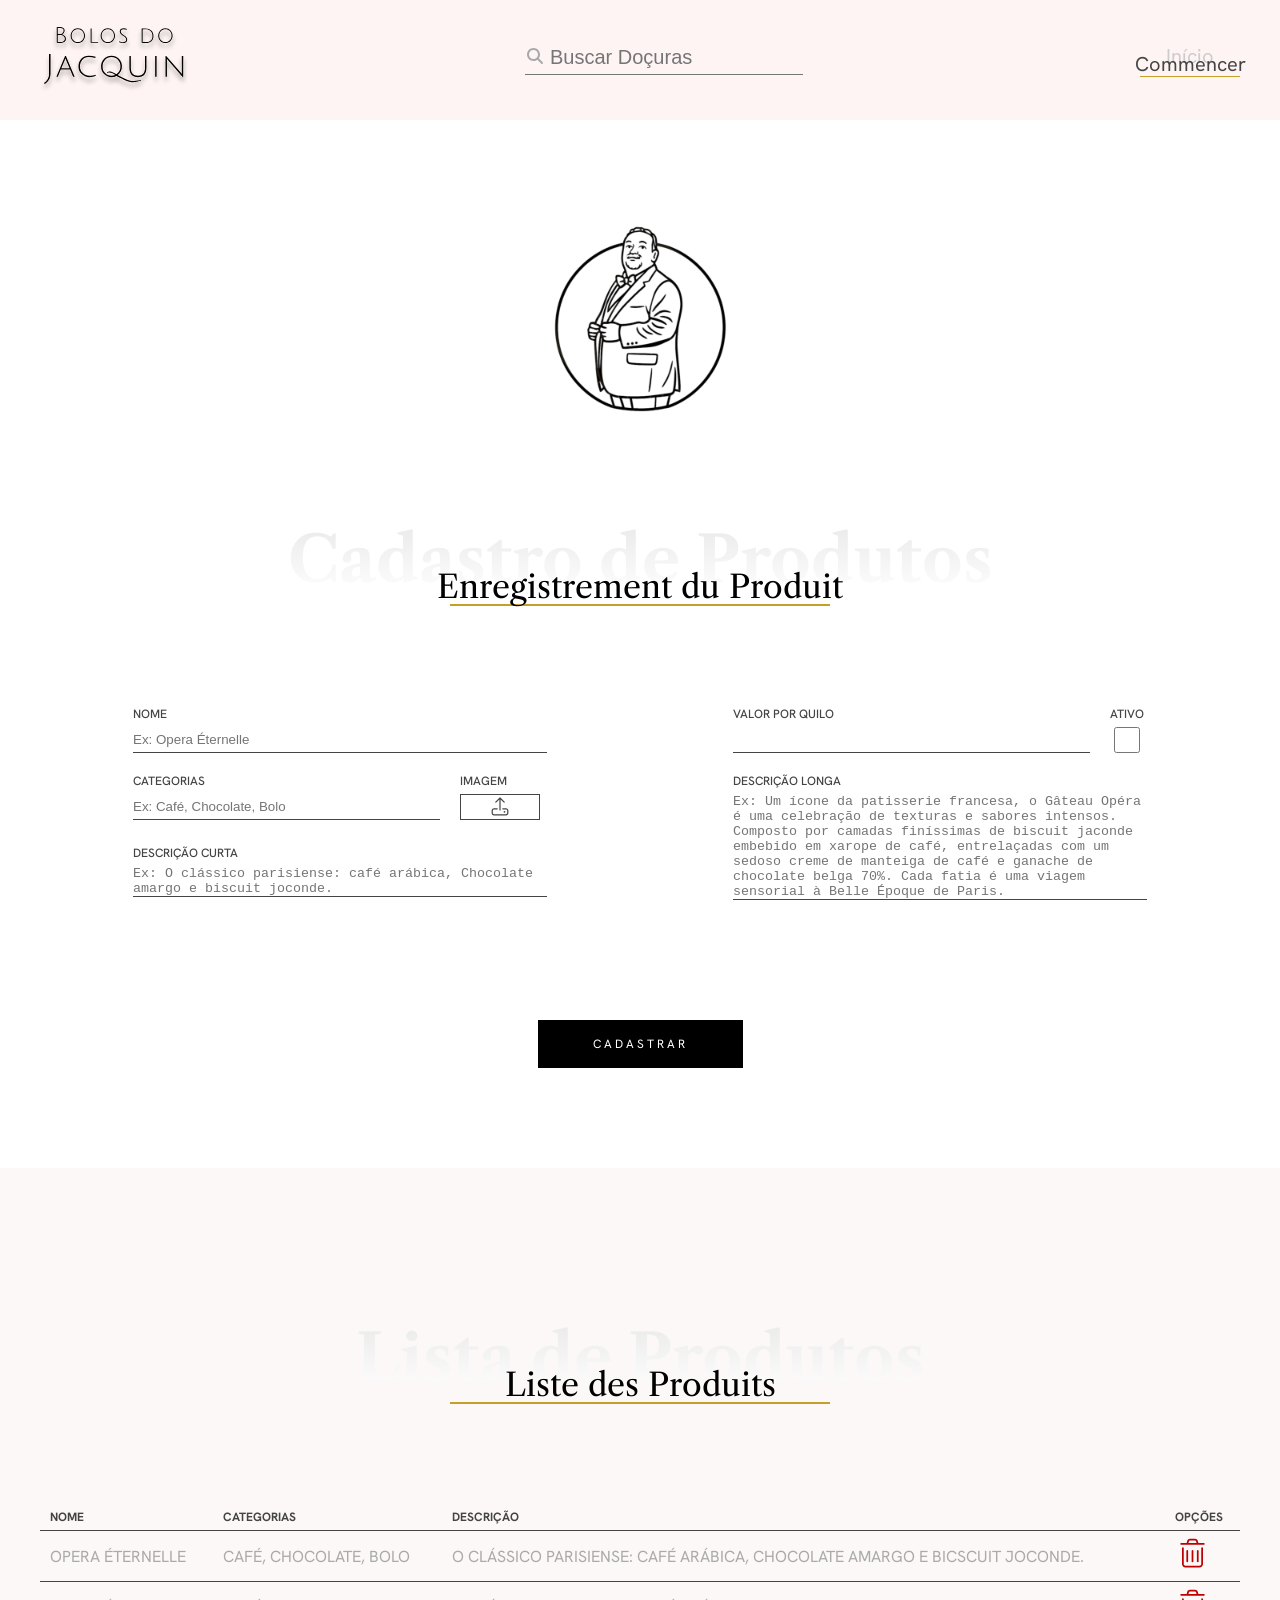
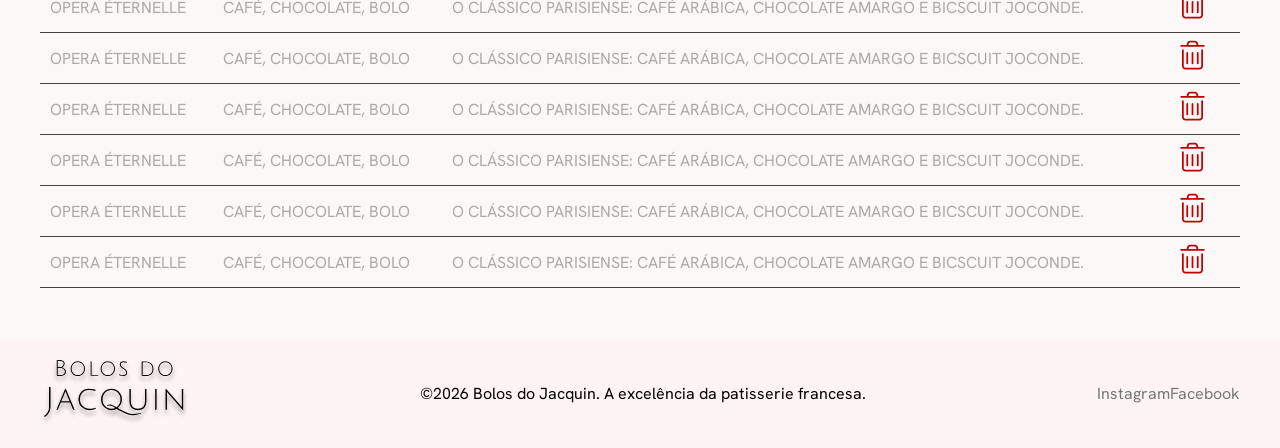
<file: admProdutos/index.html>
<!DOCTYPE html>
<html lang="pt-br">

<head>
    <meta charset="UTF-8">
    <meta name="viewport" content="width=device-width, initial-scale=1.0">
    <title>bolos do jacquin - adm</title>
    <link rel="stylesheet" href="style.css">

    <link rel="stylesheet" href="style.css" />
    <link rel="preconnect" href="https://fonts.googleapis.com" />
    <link rel="preconnect" href="https://fonts.gstatic.com" crossorigin />
    <link
        href="https://fonts.googleapis.com/css2?family=Hanken+Grotesk:ital,wght@0,100..900;1,100..900&family=Libre+Caslon+Text:ital,wght@0,400;0,700;1,400&display=swap"
        rel="stylesheet" />
</head>

<body>
    <header>
        <div class="container header_container">
            <img src="../img/Bolos do Jacquin logo.svg" alt="Logo bolos do jacquin">

            <div class="box_busca">
                <svg xmlns="http://www.w3.org/2000/svg"
                    viewBox="0 0 640 640"><!--!Font Awesome Free 7.3.1 by @fontawesome - https://fontawesome.com License - https://fontawesome.com/license/free Copyright 2026 Fonticons, Inc.-->
                    <path
                        d="M480 272C480 317.9 465.1 360.3 440 394.7L566.6 521.4C579.1 533.9 579.1 554.2 566.6 566.7C554.1 579.2 533.8 579.2 521.3 566.7L394.7 440C360.3 465.1 317.9 480 272 480C157.1 480 64 386.9 64 272C64 157.1 157.1 64 272 64C386.9 64 480 157.1 480 272zM272 416C351.5 416 416 351.5 416 272C416 192.5 351.5 128 272 128C192.5 128 128 192.5 128 272C128 351.5 192.5 416 272 416z" />
                </svg>
                <input type="text" placeholder="Buscar Doçuras">
            </div>

            <a class="link_inicio" href="">
                Início
                <span>Commencer</span>
                <hr>
            </a>

            <button>
                <svg xmlns="http://www.w3.org/2000/svg"
                    viewBox="0 0 640 640"><!--! Font Awesome Pro 7.3.1 by @fontawesome - https://fontawesome.com License - https://fontawesome.com/license (Commercial License) Copyright 2026 Fonticons, Inc. -->
                    <path fill="currentColor"
                        d="M360 128L116.3 320L544 320C544 192 432 128 360 128zM64 336C64 326.2 68.5 316.9 76.2 310.9L340.2 102.9C345.8 98.5 352.8 96 360 96C404.3 96 457.6 115.2 499.9 151.8C543.1 189.2 576 245.7 576 320L576 480C576 515.3 547.3 544 512 544L128 544C92.7 544 64 515.3 64 480L64 336zM96 416L544 416L544 352L96 352L96 416zM96 448L96 480C96 497.7 110.3 512 128 512L512 512C529.7 512 544 497.7 544 480L544 448L96 448z" />
                </svg>
            </button>
        </div>
    </header>

    <main>
        <h1>Pagina administrativa - bolo do Jacquin</h1>
        <section class="cad_produtos">
            <div class="container cad_container">
                <img class="icon_jacquin" src="../img/Logo Bolos do Jacquin.png" alt="">
                <div class="box_h2">
                    <h2>Cadastro de Produtos</h2>
                    <span>Enregistrement du Produit</span>
                    <hr>
                </div>

                <form action="">
                    <div class="inputs_form">
                        <div class="form_coluna1">
                            <div class="linha_form lf_coluna">
                                <label for="">nome</label>
                                <input placeholder="Ex: Opera Éternelle" type="text" name="" id="">
                            </div>

                            <div class="linha_form lf_linha">
                                <div class="input_cat lf_coluna">
                                    <label for="">categorias</label>
                                    <input type="text" placeholder="Ex: Café, Chocolate, Bolo">
                                </div>
                                <div class="input_img lf_coluna ">
                                    <span>imagem</span>
                                    <label for="img">
                                        <svg xmlns="http://www.w3.org/2000/svg"
                                            viewBox="0 0 640 640"><!--! Font Awesome Pro 7.3.1 by @fontawesome - https://fontawesome.com License - https://fontawesome.com/license (Commercial License) Copyright 2026 Fonticons, Inc. -->
                                            <path fill="currentColor"
                                                d="M336 118.6L336 400C336 408.8 328.8 416 320 416C311.2 416 304 408.8 304 400L304 118.6L219.3 203.3C213.1 209.5 202.9 209.5 196.7 203.3C190.5 197.1 190.5 186.9 196.7 180.7L308.7 68.7C314.9 62.5 325.1 62.5 331.3 68.7L443.3 180.7C449.5 186.9 449.5 197.1 443.3 203.3C437.1 209.5 426.9 209.5 420.7 203.3L336 118.6zM256 384L160 384C142.3 384 128 398.3 128 416L128 480C128 497.7 142.3 512 160 512L480 512C497.7 512 512 497.7 512 480L512 416C512 398.3 497.7 384 480 384L384 384L384 352L480 352C515.3 352 544 380.7 544 416L544 480C544 515.3 515.3 544 480 544L160 544C124.7 544 96 515.3 96 480L96 416C96 380.7 124.7 352 160 352L256 352L256 384zM416 448C416 434.7 426.7 424 440 424C453.3 424 464 434.7 464 448C464 461.3 453.3 472 440 472C426.7 472 416 461.3 416 448z" />
                                        </svg>
                                    </label>
                                    <input type="file" name="img" id="img">
                                </div>
                            </div>

                            <div class="linha_form lf_coluna">
                                <label for="">descrição curta</label>
                                <textarea
                                    placeholder="Ex: O clássico parisiense: café arábica, Chocolate amargo e biscuit joconde."
                                    name="" id="" rows="2"></textarea>
                            </div>
                        </div>

                        <div class="form_coluna2">
                            <div class="linha_form lf_linha">
                                <div class="input_valor lf_coluna">
                                    <label for="">valor por quilo</label>
                                    <input type="text" name="" id="">
                                </div>
                                <div class="input_ativo lf_coluna">
                                    <label for=>ativo</label>
                                    <input type="checkbox" name="" id="">
                                </div>
                            </div>

                            <div class="linha_form lf_coluna">
                                <label for="">descrição longa</label>
                                <textarea name="" id=" " rows="7"
                                    placeholder="Ex: Um ícone da patisserie francesa, o Gâteau Opéra é uma celebração de texturas e sabores intensos. Composto por camadas finíssimas de biscuit jaconde embebido em xarope de café, entrelaçadas com um sedoso creme de manteiga de café e ganache de chocolate belga 70%. Cada fatia é uma viagem sensorial à Belle Époque de Paris."></textarea>
                            </div>
                        </div>
                    </div>
                    <input type="button" value="cadastrar">
                </form>
            </div>
        </section>

        <section class="list_produtos">
            <div class="container list_container">
                <div class="box_h2">
                    <h2>Lista de Produtos</h2>
                    <span>Liste des Produits</span>
                    <hr>
                </div>

                <table>
                    <thead>
                        <tr>
                            <th>nome</th>
                            <th>categorias</th>
                            <th>descrição</th>
                            <th>opções</th>
                        </tr>
                    </thead>
                    <tbody>
                        <tr>
                            <td data-cell="nome">Opera Éternelle</td>
                            <td data-cell="categorias">Café, Chocolate, Bolo</td>
                            <td data-cell="descrição">O clássico parisiense: café arábica, chocolate amargo e bicscuit joconde.</td>
                            <td data-cell="opções">
                                <svg xmlns="http://www.w3.org/2000/svg" viewBox="0 0 640 640"><!--! Font Awesome Pro 7.2.0 by @fontawesome - https://fontawesome.com License - https://fontawesome.com/license (Commercial License) Copyright 2026 Fonticons, Inc. --><path fill="currentColor" d="M256.5 91.4C258.5 84.6 264.8 80 271.8 80L368.2 80C375.3 80 381.5 84.6 383.5 91.4L394.5 128L245.5 128L256.5 91.4zM212.1 128L112 128C103.2 128 96 135.2 96 144C96 152.8 103.2 160 112 160L528 160C536.8 160 544 152.8 544 144C544 135.2 536.8 128 528 128L427.9 128L414.2 82.2C408.1 61.9 389.4 48 368.2 48L271.8 48C250.6 48 231.9 61.9 225.8 82.2L212.1 128zM128 208L128 512C128 547.3 156.7 576 192 576L448 576C483.3 576 512 547.3 512 512L512 208L480 208L480 512C480 529.7 465.7 544 448 544L192 544C174.3 544 160 529.7 160 512L160 208L128 208zM240 272C240 263.2 232.8 256 224 256C215.2 256 208 263.2 208 272L208 464C208 472.8 215.2 480 224 480C232.8 480 240 472.8 240 464L240 272zM336 272C336 263.2 328.8 256 320 256C311.2 256 304 263.2 304 272L304 464C304 472.8 311.2 480 320 480C328.8 480 336 472.8 336 464L336 272zM432 272C432 263.2 424.8 256 416 256C407.2 256 400 263.2 400 272L400 464C400 472.8 407.2 480 416 480C424.8 480 432 472.8 432 464L432 272z"/></svg>
                            </td>
                        </tr>
                        <tr>
                            <td data-cell="nome">Opera Éternelle</td>
                            <td data-cell="categorias">Café, Chocolate, Bolo</td>
                            <td data-cell="descrição">O clássico parisiense: café arábica, chocolate amargo e bicscuit joconde.</td>
                            <td data-cell="opções">
                                <svg xmlns="http://www.w3.org/2000/svg" viewBox="0 0 640 640"><!--! Font Awesome Pro 7.2.0 by @fontawesome - https://fontawesome.com License - https://fontawesome.com/license (Commercial License) Copyright 2026 Fonticons, Inc. --><path fill="currentColor" d="M256.5 91.4C258.5 84.6 264.8 80 271.8 80L368.2 80C375.3 80 381.5 84.6 383.5 91.4L394.5 128L245.5 128L256.5 91.4zM212.1 128L112 128C103.2 128 96 135.2 96 144C96 152.8 103.2 160 112 160L528 160C536.8 160 544 152.8 544 144C544 135.2 536.8 128 528 128L427.9 128L414.2 82.2C408.1 61.9 389.4 48 368.2 48L271.8 48C250.6 48 231.9 61.9 225.8 82.2L212.1 128zM128 208L128 512C128 547.3 156.7 576 192 576L448 576C483.3 576 512 547.3 512 512L512 208L480 208L480 512C480 529.7 465.7 544 448 544L192 544C174.3 544 160 529.7 160 512L160 208L128 208zM240 272C240 263.2 232.8 256 224 256C215.2 256 208 263.2 208 272L208 464C208 472.8 215.2 480 224 480C232.8 480 240 472.8 240 464L240 272zM336 272C336 263.2 328.8 256 320 256C311.2 256 304 263.2 304 272L304 464C304 472.8 311.2 480 320 480C328.8 480 336 472.8 336 464L336 272zM432 272C432 263.2 424.8 256 416 256C407.2 256 400 263.2 400 272L400 464C400 472.8 407.2 480 416 480C424.8 480 432 472.8 432 464L432 272z"/></svg>
                            </td>
                        </tr>
                        <tr>
                            <td data-cell="nome">Opera Éternelle</td>
                            <td data-cell="categorias">Café, Chocolate, Bolo</td>
                            <td data-cell="descrição">O clássico parisiense: café arábica, chocolate amargo e bicscuit joconde.</td>
                            <td data-cell="opções">
                                <svg xmlns="http://www.w3.org/2000/svg" viewBox="0 0 640 640"><!--! Font Awesome Pro 7.2.0 by @fontawesome - https://fontawesome.com License - https://fontawesome.com/license (Commercial License) Copyright 2026 Fonticons, Inc. --><path fill="currentColor" d="M256.5 91.4C258.5 84.6 264.8 80 271.8 80L368.2 80C375.3 80 381.5 84.6 383.5 91.4L394.5 128L245.5 128L256.5 91.4zM212.1 128L112 128C103.2 128 96 135.2 96 144C96 152.8 103.2 160 112 160L528 160C536.8 160 544 152.8 544 144C544 135.2 536.8 128 528 128L427.9 128L414.2 82.2C408.1 61.9 389.4 48 368.2 48L271.8 48C250.6 48 231.9 61.9 225.8 82.2L212.1 128zM128 208L128 512C128 547.3 156.7 576 192 576L448 576C483.3 576 512 547.3 512 512L512 208L480 208L480 512C480 529.7 465.7 544 448 544L192 544C174.3 544 160 529.7 160 512L160 208L128 208zM240 272C240 263.2 232.8 256 224 256C215.2 256 208 263.2 208 272L208 464C208 472.8 215.2 480 224 480C232.8 480 240 472.8 240 464L240 272zM336 272C336 263.2 328.8 256 320 256C311.2 256 304 263.2 304 272L304 464C304 472.8 311.2 480 320 480C328.8 480 336 472.8 336 464L336 272zM432 272C432 263.2 424.8 256 416 256C407.2 256 400 263.2 400 272L400 464C400 472.8 407.2 480 416 480C424.8 480 432 472.8 432 464L432 272z"/></svg>
                            </td>
                        </tr>
                        <tr>
                            <td data-cell="nome">Opera Éternelle</td>
                            <td data-cell="categorias">Café, Chocolate, Bolo</td>
                            <td data-cell="descrição">O clássico parisiense: café arábica, chocolate amargo e bicscuit joconde.</td>
                            <td data-cell="opções">
                                <svg xmlns="http://www.w3.org/2000/svg" viewBox="0 0 640 640"><!--! Font Awesome Pro 7.2.0 by @fontawesome - https://fontawesome.com License - https://fontawesome.com/license (Commercial License) Copyright 2026 Fonticons, Inc. --><path fill="currentColor" d="M256.5 91.4C258.5 84.6 264.8 80 271.8 80L368.2 80C375.3 80 381.5 84.6 383.5 91.4L394.5 128L245.5 128L256.5 91.4zM212.1 128L112 128C103.2 128 96 135.2 96 144C96 152.8 103.2 160 112 160L528 160C536.8 160 544 152.8 544 144C544 135.2 536.8 128 528 128L427.9 128L414.2 82.2C408.1 61.9 389.4 48 368.2 48L271.8 48C250.6 48 231.9 61.9 225.8 82.2L212.1 128zM128 208L128 512C128 547.3 156.7 576 192 576L448 576C483.3 576 512 547.3 512 512L512 208L480 208L480 512C480 529.7 465.7 544 448 544L192 544C174.3 544 160 529.7 160 512L160 208L128 208zM240 272C240 263.2 232.8 256 224 256C215.2 256 208 263.2 208 272L208 464C208 472.8 215.2 480 224 480C232.8 480 240 472.8 240 464L240 272zM336 272C336 263.2 328.8 256 320 256C311.2 256 304 263.2 304 272L304 464C304 472.8 311.2 480 320 480C328.8 480 336 472.8 336 464L336 272zM432 272C432 263.2 424.8 256 416 256C407.2 256 400 263.2 400 272L400 464C400 472.8 407.2 480 416 480C424.8 480 432 472.8 432 464L432 272z"/></svg>
                            </td>
                        </tr>
                        <tr>
                            <td data-cell="nome">Opera Éternelle</td>
                            <td data-cell="categorias">Café, Chocolate, Bolo</td>
                            <td data-cell="descrição">O clássico parisiense: café arábica, chocolate amargo e bicscuit joconde.</td>
                            <td data-cell="opções">
                                <svg xmlns="http://www.w3.org/2000/svg" viewBox="0 0 640 640"><!--! Font Awesome Pro 7.2.0 by @fontawesome - https://fontawesome.com License - https://fontawesome.com/license (Commercial License) Copyright 2026 Fonticons, Inc. --><path fill="currentColor" d="M256.5 91.4C258.5 84.6 264.8 80 271.8 80L368.2 80C375.3 80 381.5 84.6 383.5 91.4L394.5 128L245.5 128L256.5 91.4zM212.1 128L112 128C103.2 128 96 135.2 96 144C96 152.8 103.2 160 112 160L528 160C536.8 160 544 152.8 544 144C544 135.2 536.8 128 528 128L427.9 128L414.2 82.2C408.1 61.9 389.4 48 368.2 48L271.8 48C250.6 48 231.9 61.9 225.8 82.2L212.1 128zM128 208L128 512C128 547.3 156.7 576 192 576L448 576C483.3 576 512 547.3 512 512L512 208L480 208L480 512C480 529.7 465.7 544 448 544L192 544C174.3 544 160 529.7 160 512L160 208L128 208zM240 272C240 263.2 232.8 256 224 256C215.2 256 208 263.2 208 272L208 464C208 472.8 215.2 480 224 480C232.8 480 240 472.8 240 464L240 272zM336 272C336 263.2 328.8 256 320 256C311.2 256 304 263.2 304 272L304 464C304 472.8 311.2 480 320 480C328.8 480 336 472.8 336 464L336 272zM432 272C432 263.2 424.8 256 416 256C407.2 256 400 263.2 400 272L400 464C400 472.8 407.2 480 416 480C424.8 480 432 472.8 432 464L432 272z"/></svg>
                            </td>
                        </tr>
                        <tr>
                            <td data-cell="nome">Opera Éternelle</td>
                            <td data-cell="categorias">Café, Chocolate, Bolo</td>
                            <td data-cell="descrição">O clássico parisiense: café arábica, chocolate amargo e bicscuit joconde.</td>
                            <td data-cell="opções">
                                <svg xmlns="http://www.w3.org/2000/svg" viewBox="0 0 640 640"><!--! Font Awesome Pro 7.2.0 by @fontawesome - https://fontawesome.com License - https://fontawesome.com/license (Commercial License) Copyright 2026 Fonticons, Inc. --><path fill="currentColor" d="M256.5 91.4C258.5 84.6 264.8 80 271.8 80L368.2 80C375.3 80 381.5 84.6 383.5 91.4L394.5 128L245.5 128L256.5 91.4zM212.1 128L112 128C103.2 128 96 135.2 96 144C96 152.8 103.2 160 112 160L528 160C536.8 160 544 152.8 544 144C544 135.2 536.8 128 528 128L427.9 128L414.2 82.2C408.1 61.9 389.4 48 368.2 48L271.8 48C250.6 48 231.9 61.9 225.8 82.2L212.1 128zM128 208L128 512C128 547.3 156.7 576 192 576L448 576C483.3 576 512 547.3 512 512L512 208L480 208L480 512C480 529.7 465.7 544 448 544L192 544C174.3 544 160 529.7 160 512L160 208L128 208zM240 272C240 263.2 232.8 256 224 256C215.2 256 208 263.2 208 272L208 464C208 472.8 215.2 480 224 480C232.8 480 240 472.8 240 464L240 272zM336 272C336 263.2 328.8 256 320 256C311.2 256 304 263.2 304 272L304 464C304 472.8 311.2 480 320 480C328.8 480 336 472.8 336 464L336 272zM432 272C432 263.2 424.8 256 416 256C407.2 256 400 263.2 400 272L400 464C400 472.8 407.2 480 416 480C424.8 480 432 472.8 432 464L432 272z"/></svg>
                            </td>
                        </tr>
                        <tr>
                            <td data-cell="nome">Opera Éternelle</td>
                            <td data-cell="categorias">Café, Chocolate, Bolo</td>
                            <td data-cell="descrição">O clássico parisiense: café arábica, chocolate amargo e bicscuit joconde.</td>
                            <td data-cell="opções">
                                <svg xmlns="http://www.w3.org/2000/svg" viewBox="0 0 640 640"><!--! Font Awesome Pro 7.2.0 by @fontawesome - https://fontawesome.com License - https://fontawesome.com/license (Commercial License) Copyright 2026 Fonticons, Inc. --><path fill="currentColor" d="M256.5 91.4C258.5 84.6 264.8 80 271.8 80L368.2 80C375.3 80 381.5 84.6 383.5 91.4L394.5 128L245.5 128L256.5 91.4zM212.1 128L112 128C103.2 128 96 135.2 96 144C96 152.8 103.2 160 112 160L528 160C536.8 160 544 152.8 544 144C544 135.2 536.8 128 528 128L427.9 128L414.2 82.2C408.1 61.9 389.4 48 368.2 48L271.8 48C250.6 48 231.9 61.9 225.8 82.2L212.1 128zM128 208L128 512C128 547.3 156.7 576 192 576L448 576C483.3 576 512 547.3 512 512L512 208L480 208L480 512C480 529.7 465.7 544 448 544L192 544C174.3 544 160 529.7 160 512L160 208L128 208zM240 272C240 263.2 232.8 256 224 256C215.2 256 208 263.2 208 272L208 464C208 472.8 215.2 480 224 480C232.8 480 240 472.8 240 464L240 272zM336 272C336 263.2 328.8 256 320 256C311.2 256 304 263.2 304 272L304 464C304 472.8 311.2 480 320 480C328.8 480 336 472.8 336 464L336 272zM432 272C432 263.2 424.8 256 416 256C407.2 256 400 263.2 400 272L400 464C400 472.8 407.2 480 416 480C424.8 480 432 472.8 432 464L432 272z"/></svg>
                            </td>
                        </tr>
                       
                        
                    </tbody>
                </table>

            </div>
        </section>
    </main>

    <footer>
          <div class="container footer_container">
      <img src="../img/Bolos do Jacquin logo.svg" alt="logo bolos do Jacquin">
      <span>©2026 Bolos do Jacquin. A excelência da patisserie francesa.</span>
      <nav class="nav_footer">
        <a href="">Instagram</a>
        <a href="">Facebook</a>
      </nav>
    </div>

    </footer>

</body>

</html>
</file>
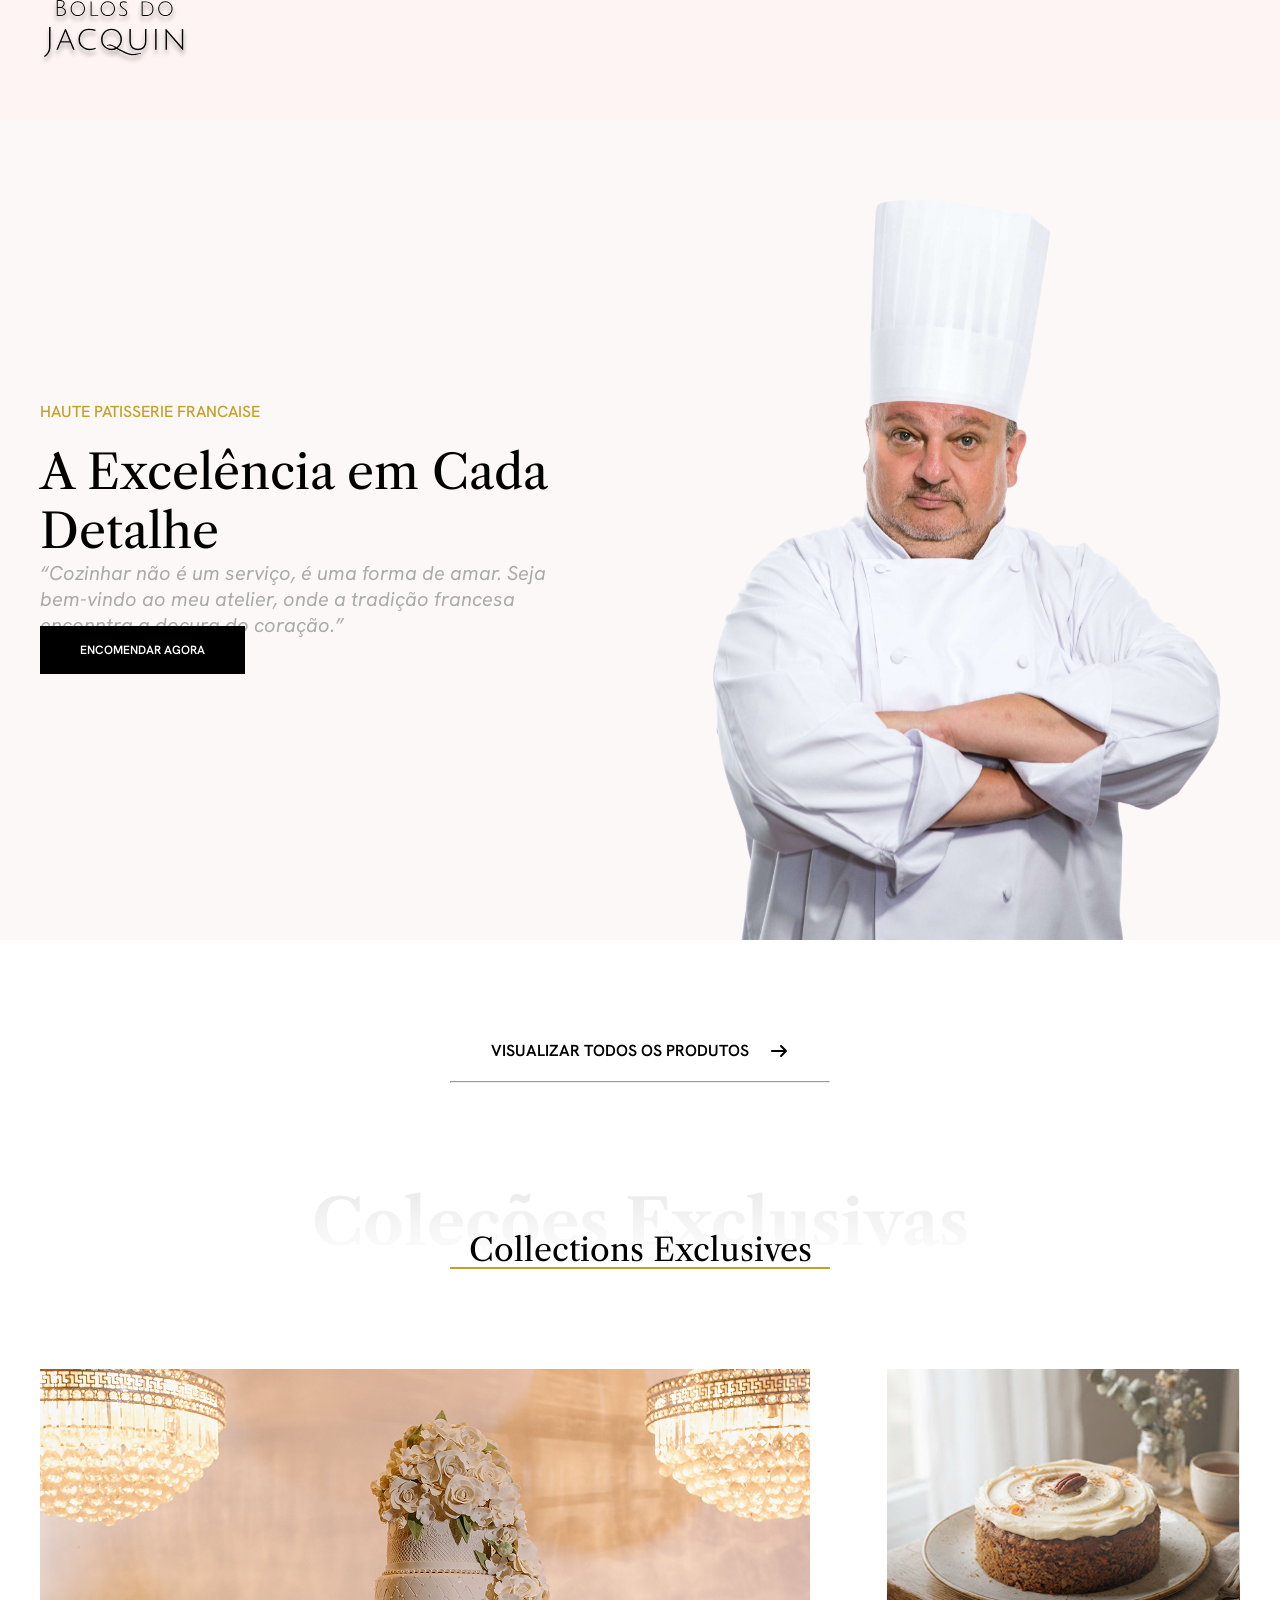
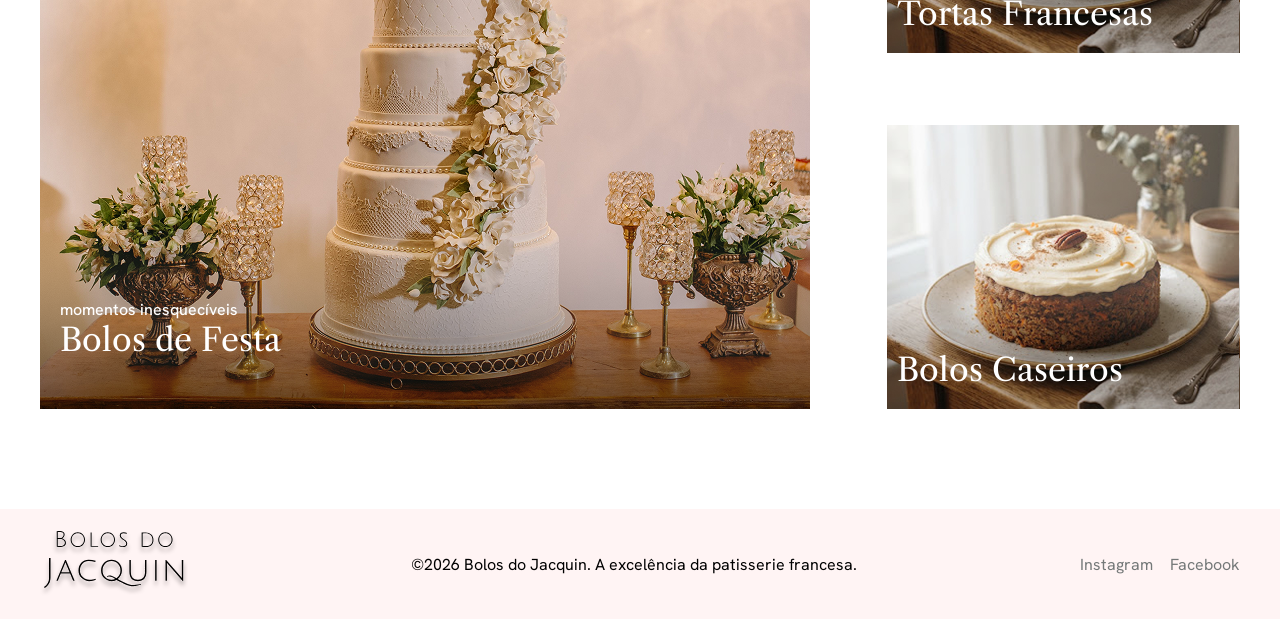
<file: home/index.html>
<!doctype html>
<html lang="pt-br">

<head>
  <meta charset="UTF-8" />
  <meta name="viewport" content="width=device-width, initial-scale=1.0" />
  <title>Bolos do Jacquin - Home</title>
  <link rel="stylesheet" href="style.css" />
  <link rel="preconnect" href="https://fonts.googleapis.com" />
  <link rel="preconnect" href="https://fonts.gstatic.com" crossorigin />
  <link
    href="https://fonts.googleapis.com/css2?family=Hanken+Grotesk:ital,wght@0,100..900;1,100..900&family=Libre+Caslon+Text:ital,wght@0,400;0,700;1,400&display=swap"
    rel="stylesheet" />
</head>

<body>
  <header class="home_cabecalho">
    <div class="home_container">
      <img src="../img/Bolos do Jacquin logo.svg" alt="logo bolo dos jacquin" />
    </div>
  </header>
  <main>
    <h1>Página Inicial Bolos do Jacquin</h1>
    <section class="home_banner">
      <div class="home_container banner_container">
        <div class="box_texto_banner">
          <span class="linha1"> haute patisserie francaise </span><br />
          <span class="linha2">A Excelência em Cada Detalhe</span>
          <p class="linha3">
            “Cozinhar não é um serviço, é uma forma de amar. Seja bem-vindo ao
            meu atelier, onde a tradição francesa enconntra a doçura do
            coração.”
          </p>
          <a class="linha4" href="">ENCOMENDAR AGORA</a>
        </div>
        <img src="../img/foto do eric jacquin.png" alt="foto do eric jacquin de dólmã" />
      </div>
    </section>
    <section class="home_container home_produtos">
      <div class="link_produtos">
        <div>
          <a href="">visualizar todos os produtos</a>
          <svg xmlns="http://www.w3.org/2000/svg" viewBox="0 0 640 640">
            <!--!Font Awesome Free 7.3.1 by @fontawesome - https://fontawesome.com License - https://fontawesome.com/license/free Copyright 2026 Fonticons, Inc.-->
            <path
              d="M566.6 342.6C579.1 330.1 579.1 309.8 566.6 297.3L406.6 137.3C394.1 124.8 373.8 124.8 361.3 137.3C348.8 149.8 348.8 170.1 361.3 182.6L466.7 288L96 288C78.3 288 64 302.3 64 320C64 337.7 78.3 352 96 352L466.7 352L361.3 457.4C348.8 469.9 348.8 490.2 361.3 502.7C373.8 515.2 394.1 515.2 406.6 502.7L566.6 342.7z" />
          </svg>
        </div>
        <hr />
      </div>
      <div class="home_subtitulo">
        <h2>Coleções Exclusivas</h2>
        <span>Collections Exclusives</span>
        <hr>
      </div>
      
         <a href="">
      <div class="container_categorias">
          <div class="img_categoria1">
            <span>momentos inesquecíveis</span>
            <h3>Bolos de Festa</h3>
          </div>
        </a>
        <div class="col_categorias">
          <a href="">
            <div class="img_categoria2">
              <h3>Tortas Francesas</h3>
            </div>
          </a>
          <a href="">
            <div class="img_categoria3">
              <h3>Bolos Caseiros</h3>
            </div>
          </a>
        </div>
      </div>
    </section>
  </main>
  <footer>
    <div class="home_container footer_container">
      <img src="../img/Bolos do Jacquin logo.svg" alt="logo bolos do Jacquin">
      <span>©2026 Bolos do Jacquin. A excelência da patisserie francesa.</span>
      <nav class="nav_footer">
        <a href="">Instagram</a>
        <a href="">Facebook</a>
      </nav>
    </div>
  </footer>
</body>

</html>
</file>
<file: admProdutos/style.css>
*{
    margin: 0;
    padding: 0;
    box-sizing: border-box;
}

:root{
    --corPrincipal: #fff4f4;
    --fontHanken: "Hanken Grotesk", sans-serif;
    --corDourado: #c5a028;
    --corSecundaria: #fdf8f8;
}

.container{
    width: 95%;
    max-width: 1200px;
    margin: 0 auto;
    /* background-color: aqua; */
}

h1{
    position: absolute;
    width: 1px;
    height: 1px;
    margin: -1px;
    overflow: hidden;
}

header{
    background-color: var(--corPrincipal);
    font-family: var(--fontHanken);
}
.header_container{
    display: flex;
    justify-content: space-between;
    align-items: center;
    height: 120px;
}

.box_busca{
    position: relative;
}

.box_busca svg{
    width: 20px;
    position: absolute;
    fill: #a9a9a9 ;
}

.box_busca input{
    padding-left: 25px ;
    background-color: transparent;
    border: none;
    border-bottom: solid 1px #747878;
    padding-bottom: 5px;
    font-size: 20px;
}

.box_busca input:focus {
    outline: none;
}

.link_inicio{
    color: #cccccc;
    text-decoration: none;
    font-size: 20px;
    position: relative;
    text-align: center;
}

.link_inicio span{
    color: #444444;
    position: absolute;
    left: -5px;
    top: 8px;
}

.link_inicio hr{
    margin-top: 7px;
    width: 100px;
    background-color: var(--corDourado);
    border: none;
    height: 1px;
}

/* --------- BOTAO MENU ---------- */
.header_container button{
    background-color: transparent;
    border: none;
    display: none;
}

.header_container button svg{
    width: 50px;
}

/* --------- SECAO CADASTRO DE PRODUTOS ---------- */
.cad_container{
    display: flex;
    flex-direction: column;
    align-items: center;
    padding: 100px 0;
}

.icon_jacquin{
    width: 200px;
}

.box_h2 {
  font-family: "Libre Caslon Text", serif;
  display: flex;
  flex-direction: column;
  align-items: center;
  position: relative;
  margin-top: 100px;
  margin-bottom: 100px;
}

.box_h2 h2 {
  font-weight: 700;
  font-size: 64px;
  background-image: linear-gradient(0deg, #ffffff, #e9e9e9);
  /* background-clip: text; */
  -webkit-background-clip: text;
  /* color: transparent; */
  -webkit-text-fill-color: transparent;
}

.box_h2 span {
  font-size: 32px;
  position: absolute;
  bottom: -10px;
  margin-bottom: 10px;
}

.box_h2 hr {
  max-width: 380px;
  width: 100%;
  background-color: #c5a028;
  margin-top: 5px;
  border: none;
  height: 2px;
  /* margin-bottom: 100px; */
}


/* --------- FORMULARIO ---------- */
form{
    /* background-color: aquamarine; */
    width: 100%;
}

.inputs_form{
    display: flex;
    justify-content: space-around ;
    width: 100%;
    max-width: 1200px;
    margin-bottom: 100px;
}

.lf_coluna{
    display: flex;
    flex-direction: column;
}

.lf_linha{
    display: flex;
}

.input_img svg{
    width: 24px;
}

.form_coluna1,
.form_coluna2{
    max-width: 414px;
    width: 45%;
}

.input_img span,
form label{
    font-family: var(--fontHanken);
    text-transform: uppercase ;
    color: #444444;
    font-size: 12px;
    font-weight: 500;
    margin-bottom: 5px;
}

.inputs_form input[type=text],
.inputs_form textarea{
    background-color: transparent;
    border: none;
    border-bottom: solid 1px #444444;
    resize: none;
}

.inputs_form input[type=text]:focus,
.inputs_form textarea:focus{
    outline: none;
}

.linha_form{
    margin-bottom: 20px;
}

.inputs_form input[type=file]{
    display: none;
}

.input_img label{
    /* background-color: blueviolet; */
    display: flex;
    align-items: center;
    justify-content: center;
    width: 80px;
    border: solid 1px #444444;
}

.input_img label:hover{
    cursor: pointer;
}
form input[type=checkbox],
form input[type=text]{
    height: 26px;
}

.input_cat{
    width: 79%;
}

.input_cat input{
    max-width: 314px;
    margin-right: 20px;
}

.input_valor{
    width: 91%;
}

.input_valor input{
    margin-right: 20px;
    max-width : 360px;
}

form input[type=button]{
    margin: 0 auto;
    display: block;
    background-color: #000000;
    color: #ffffff;
    font-family: var(--fontHanken);
    font-weight: 400;
    font-size: 12px;
    padding: 16px 55px;
    border: none;
    text-transform: uppercase;
    cursor: pointer;
    letter-spacing: 3px;
}


/* --------- LISTA DE PRODUTOS ---------- */
.list_produtos{
    background-color: var(--corSecundaria);
    padding-top: 50px;
    padding-bottom: 50px;
}

table{
    /* background-color: aquamarine; */
    width: 100%;
    font-family: var(--fontHanken);
    text-transform: uppercase;
    border-collapse: collapse;
}

thead{
    font-size: 12px;
    font-weight: 600;
    color: #444444;
    text-align: left;
}

tbody{
    color: #aaaaaa;
}

table svg{
    width: 35px;
    color: #bd0000;
}

th, td{
    border-bottom: solid 1px #444444;
    padding: 5px 10px;
}


/* ------- FOOTER ------- */
footer{
  background-color: #fff4f4;
  height: 110px;
  display: flex;
  justify-content: center;
}
.footer_container{
  display: flex;
  justify-content: space-between;
  align-items: center;
}

.nav_footer{
  display: flex;
  justify-content: space-between;
  /* width: 160px; */
}

.footer_container span,
.nav_footer a {
 font-family: "Hanken Grotesk", sans-serif;
}

.nav_footer a{
  text-decoration: none;
  color: #747878;


}





/* --------- MEDIAS ---------- */
@media screen and (max-width: 768px){
    .header_container button{
        display: block;
    }
    .link_inicio,
    .box_busca{
        display: none;
    }

    .box_h2 h2{
        font-size: 32px;
    }

    .box_h2 span{
        font-size: 20px;
        bottom: -18px;
        margin-bottom: 20px;
    }

    .box_h2 hr{
        margin-top: 10px;
        width: 70%;
    }



    /* ----- FORMULARIO ----- */
    .inputs_form{
        flex-direction: column;
        align-items: center;
    }
    .form_coluna1,
    .form_coluna2{
        max-width: 500px;
        width: 80%;
    }

    /* --------- TABELA ---------- */
thead{
    display: none;
}

tbody tr{
    display: flex;
    flex-direction: column;
    border: solid 1px #444444;
    border-radius: 10px;
    background-color: #ffffff;
    box-shadow: #00000052 5px 5px 5px;
    max-width: 500px;
    margin: 0 auto 50px;
}

tbody td{
    border: none;
}

tbody td::before{
    content: attr(data-cell) ": ";
    font-size: 12px;
    color: #444444;
}

/* --------- RODAPÉ ---------- */

footer {
    height:380px;
}

.footer_container{
    flex-wrap: wrap;
    row-gap: 100px;
    justify-content: center;
    flex-direction: column;
}

footer img{
    width: 130px;
    order: 2;
}

footer span{
    font-size: 20px;
    order: 3;
    text-align: center;
}

footer nav{
    font-size: 20px;
    gap: 20px;
    order: 1;
}
}
</file>
<file: home/style.css>
* {
  margin: 0;
  padding: 0;
  box-sizing: border-box;
}

h1 {
  position: absolute;
  width: 1px;
  height: 1px;
  margin: -1px;
  overflow: hidden;
}

/* CABEÇALHO */
.home_cabecalho {
  background-color: #fff4f4;
  height: 120px;
  /* display: flex;
  justify-content: center;
  align-items: center; */
}

.home_container {
  /* background-color: aqua; */
  max-width: 1200px;
  width: 95%;
  margin: 0 auto;
}

/* ------- BANNER ------- */
.home_banner {
  background-color: #fdf8f8;
}
.box_texto_banner {
  font-family: "Hanken Grotesk", sans-serif;
  /* background-color: cornflowerblue; */
  max-width: 520px;
}

.banner_container {
  display: flex;
  align-items: center;
  justify-content: space-between;
}

.banner_container img {
  width: 547px;
}

.linha1 {
  color: #c5a028;
  font-size: 16px;
  font-weight: 500;
  text-transform: uppercase;
  margin-bottom: 20px;
  display: inline-block;
}

.linha2 {
  font-family: "Libre Caslon Text", serif;
  font-size: 48px;
}
.linha3 {
  font-size: 20px;
  font-style: italic;
  color: #aaaaaa;
  display: inline-block;
}

.linha4 {
  font-weight: 600;
  font-size: 12px;
  text-transform: uppercase;
  color: #ffffff;
  text-decoration: none;

  background-color: #000;
  padding: 16px 40px;
}

/* ------- PRODUTOS ------- */
.home_produtos {
  padding: 100px 0;
}

.link_produtos a {
  font-family: "Hanken Grotesk", sans-serif;
  font-weight: 600;
  font-size: 16px;
  text-transform: uppercase;
  text-decoration: none;
  color: #000000;
}

.link_produtos svg {
  width: 20px;
}

.link_produtos div {
  display: flex;
  align-items: center;
  justify-content: center;
  gap: 20px;
  margin-bottom: 20px;
}
.link_produtos hr {
  max-width: 380px;
  width: 100%;
  margin: 0 auto;
}

.home_subtitulo {
  font-family: "Libre Caslon Text", serif;
  display: flex;
  flex-direction: column;
  align-items: center;
  position: relative;
  margin-top: 100px;
  margin-bottom: 100px;
}

.home_subtitulo h2 {
  font-weight: 700;
  font-size: 64px;
  background-image: linear-gradient(0deg, #ffffff, #e9e9e9);
  /* background-clip: text; */
  -webkit-background-clip: text;
  /* color: transparent; */
  -webkit-text-fill-color: transparent;
}

.home_subtitulo span {
  font-size: 32px;
  position: absolute;
  bottom: -10px;
  margin-bottom: 10px;
}

.home_subtitulo hr {
  max-width: 380px;
  width: 100%;
  background-color: #c5a028;
  margin-top: 5px;
  border: none;
  height: 2px;
  /* margin-bottom: 100px; */
}


.img_categoria1 {
  background-image: url(../img/pexels-jonathanborba-26774588\ 1.png);
  /* width: 100%; */
  width: 770px;
  height: 640px;
  display: flex;
  flex-direction: column;
  justify-content: flex-end;
  padding: 50px 20px;
}

.container_categorias{
  display: flex;
  width: 100%;
  justify-content: space-between;
}

.container_categorias a{
  color: #ffffff;
  text-decoration: none;
}

.img_categoria1 span {
   font-family: "Hanken Grotesk", sans-serif;
  font-weight: 500;

}


.home_produtos h3{
   font-family: "Libre Caslon Text", serif;
   font-size: 32px;
   font-weight: 400;

}

.col_categorias{
  display: flex;
  flex-direction: column;
  justify-content: space-between;
}

.img_categoria1 h3{
  font-size: 32px;

}

.img_categoria2{
  background-image: url(../img/tortas\ francesaspng.png);
  width: 25%;
  max-width: 353px;
  height: 284px;
}

.img_categoria3{
  background-image: url(../img/Image\ \(2\).png);
  width: 25%;
  max-width: 353px;
  height: 284px;
}

.img_categoria2,
.img_categoria3{
  /* width: 25%; */
  width: 353px;
  height: 283;
  display: flex;
  align-items: flex-end;
  padding: 20px 10px;
  font-size: 24px;

}
/* ------- FOOTER ------- */
footer{
  background-color: #fff4f4;
  height: 110px;
  display: flex;
  justify-content: center;
}
.footer_container{
  display: flex;
  justify-content: space-between;
  align-items: center;
}

.nav_footer{
  display: flex;
  justify-content: space-between;
  width: 160px;
}

.footer_container span,
.nav_footer a {
 font-family: "Hanken Grotesk", sans-serif;
}

.nav_footer a{
  text-decoration: none;
  color: #747878;

}
</file>
